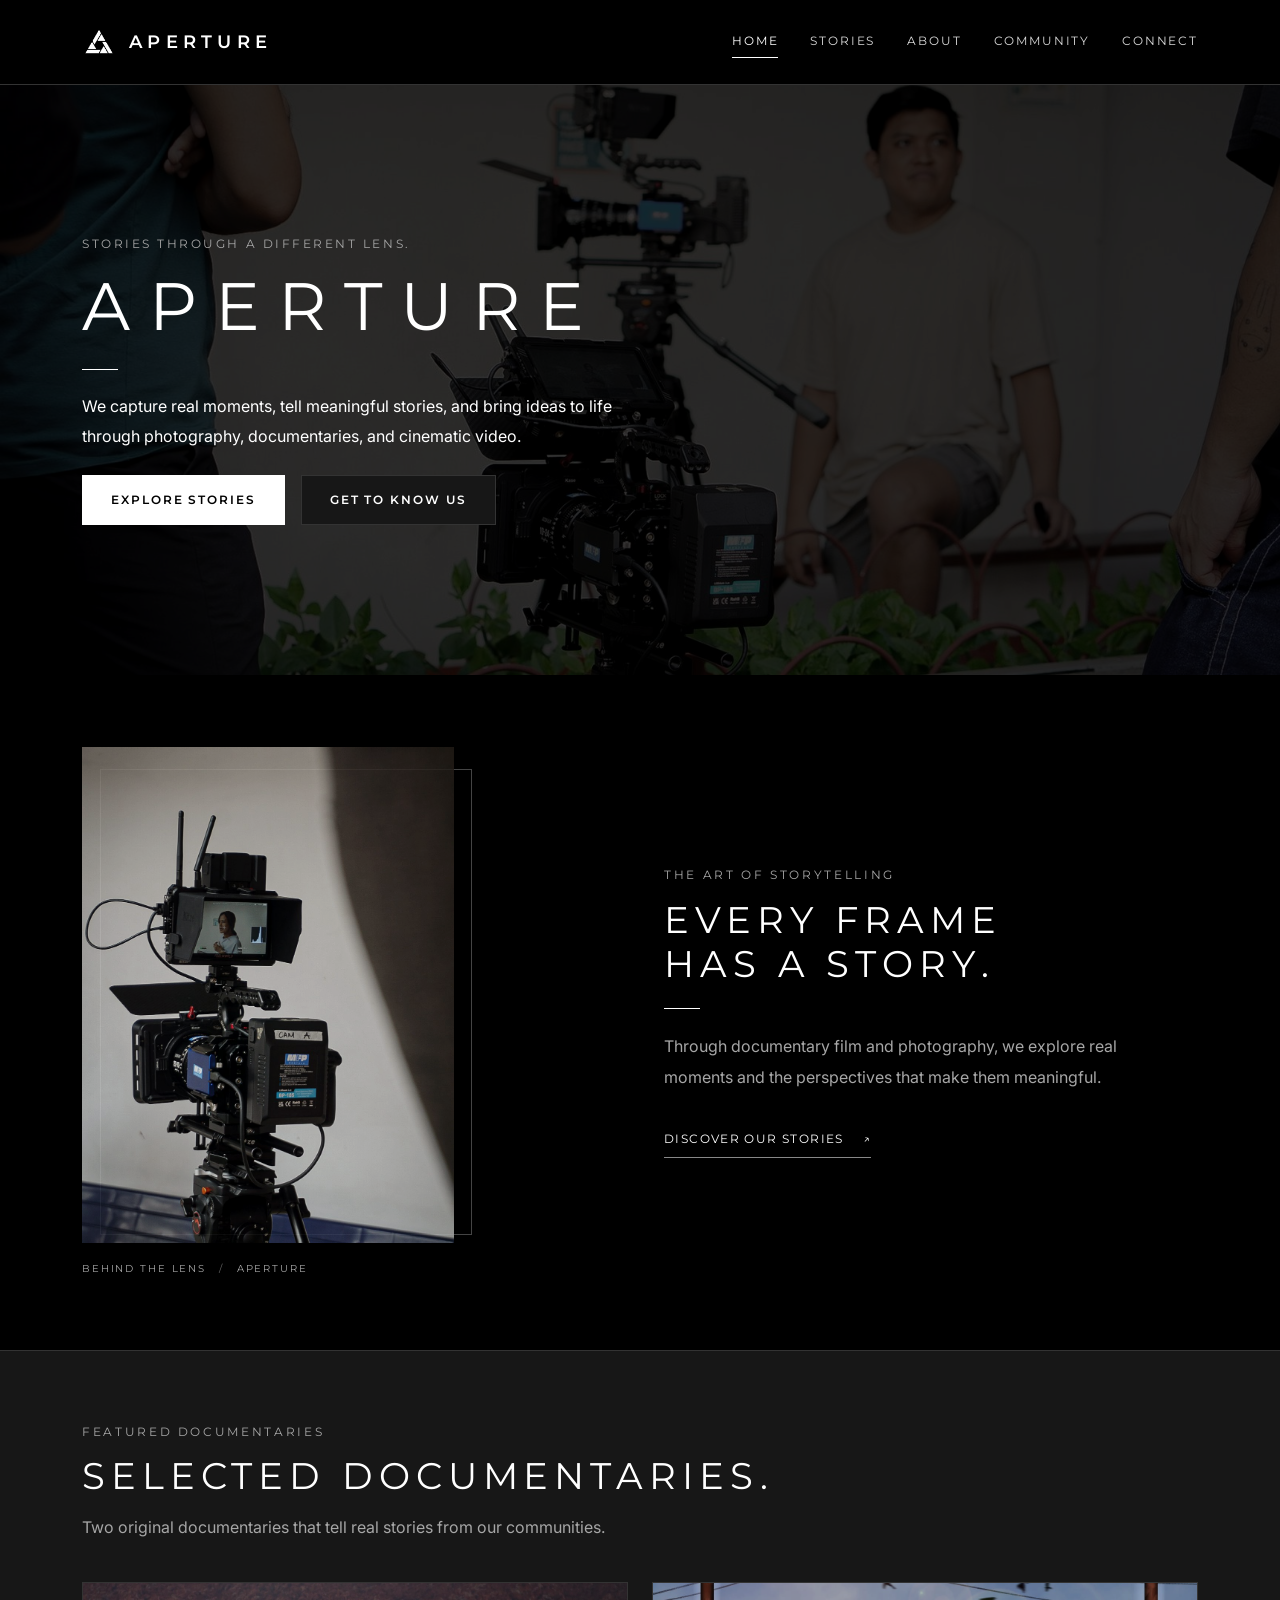
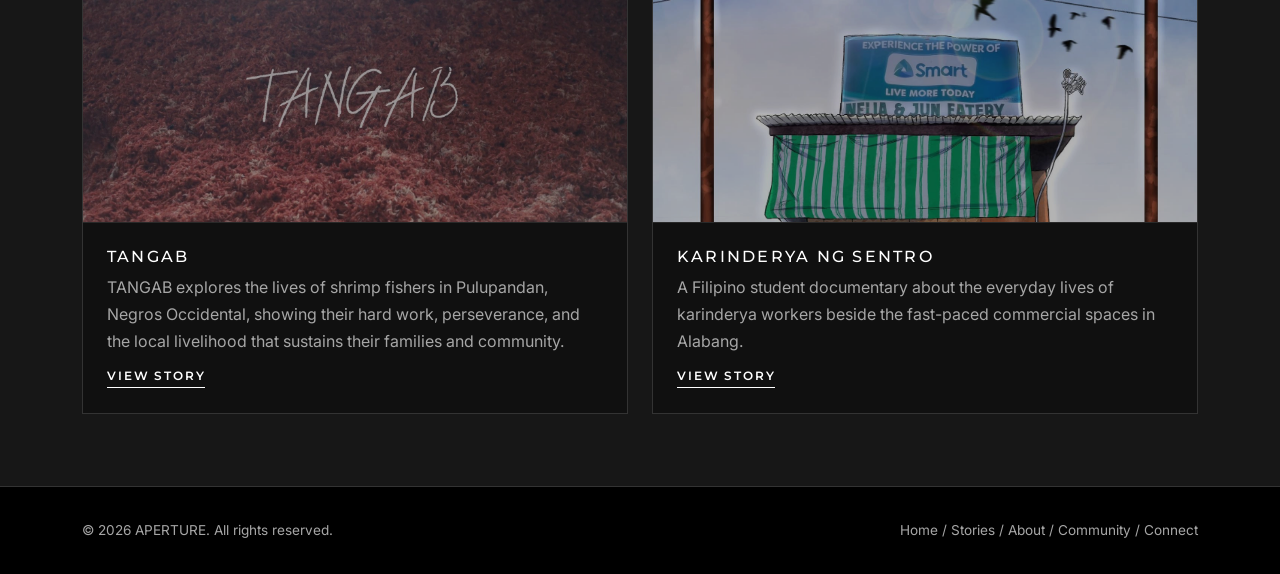
<file: index.html>
<!DOCTYPE html>
<html lang="en" data-bs-theme="dark">
<head>
  <meta charset="UTF-8">
  <meta name="viewport" content="width=device-width, initial-scale=1">
  <title>Home | APERTURE</title>
  <meta name="description" content="APERTURE is a creative storytelling platform for documentaries, photography, and filmmaking.">
  <link href="https://cdn.jsdelivr.net/npm/bootstrap@5.3.3/dist/css/bootstrap.min.css" rel="stylesheet">
  <link href="https://fonts.googleapis.com/css2?family=Inter:wght@400;500&family=Montserrat:wght@400;500;600&display=swap" rel="stylesheet">
  <link href="css/style.css" rel="stylesheet">
</head>
<body>
  <nav class="navbar navbar-expand-md">
    <div class="container">
      <a class="navbar-brand aperture-brand" href="index.html"><img class="aperture-brand-logo" src="images/aperture-logo-white.png" alt="" aria-hidden="true"><span>APERTURE</span></a>
      <button class="navbar-toggler" type="button" data-bs-toggle="collapse" data-bs-target="#menu" aria-controls="menu" aria-expanded="false" aria-label="Toggle navigation"><span class="navbar-toggler-icon"></span></button>
      <div class="collapse navbar-collapse justify-content-end" id="menu">
        <ul class="navbar-nav">
          <li class="nav-item"><a class="nav-link active" aria-current="page" href="index.html">Home</a></li>
          <li class="nav-item"><a class="nav-link" href="stories.html">Stories</a></li>
          <li class="nav-item"><a class="nav-link" href="about.html">About</a></li>
          <li class="nav-item"><a class="nav-link" href="community.html">Community</a></li>
          <li class="nav-item"><a class="nav-link" href="connect.html">Connect</a></li>
        </ul>
      </div>
    </div>
  </nav>
  <main>
    <section class="home-hero" aria-labelledby="home-title">
      <div class="home-hero-background" aria-hidden="true"></div>
      <div class="container home-hero-content">
        <div class="home-hero-copy">
          <span class="label">Stories through a different lens.</span>
          <h1 id="home-title">APERTURE</h1>
          <div class="rule"></div>
          <p class="text-white">We capture real moments, tell meaningful stories, and bring ideas to life through photography, documentaries, and cinematic video.</p>
          <div class="d-flex flex-wrap gap-3 mt-4">
            <a class="btn btn-aperture" href="stories.html">EXPLORE STORIES</a>
            <a class="btn btn-aperture-alt" href="about.html">GET TO KNOW US</a>
          </div>
        </div>
      </div>
    </section>
    <section class="home-editorial section" aria-label="A look behind the lens">
      <div class="container">
        <div class="row align-items-center g-5">
          <div class="col-lg-5 col-md-6">
            <figure class="home-editorial-portrait">
              <img src="images/home-camera.jpg" alt="A portrait-oriented photograph of a cinema camera on set" loading="lazy">
              <figcaption>BEHIND THE LENS <span aria-hidden="true">/</span> APERTURE</figcaption>
            </figure>
          </div>
          <div class="col-lg-6 offset-lg-1 col-md-6">
            <span class="label">The art of storytelling</span>
            <h2>EVERY FRAME<br>HAS A STORY.</h2>
            <div class="rule"></div>
            <p class="muted home-editorial-description">Through documentary film and photography, we explore real moments and the perspectives that make them meaningful.</p>
            <a class="home-editorial-link" href="stories.html">DISCOVER OUR STORIES <span aria-hidden="true">↗</span></a>
          </div>
        </div>
      </div>
    </section>
    <section class="section band">
      <div class="container">
        <span class="label">Featured Documentaries</span>
        <h2>Selected documentaries.</h2>
        <p class="muted mt-3">Two original documentaries that tell real stories from our communities.</p>
        <div class="row g-4 mt-2">
          <div class="col-md-6">
            <a class="card feature-card h-100 text-decoration-none" href="stories.html#tangab">
              <div class="photo-frame feature-photo"><img class="card-img-top" src="images/tangab-still.jpg" alt="Title card of the documentary Tangab over a pile of red shrimp"></div>
              <div class="card-body"><h3>Tangab</h3>
                <p class="muted mb-0">TANGAB explores the lives of shrimp fishers in Pulupandan, Negros Occidental, showing their hard work, perseverance, and the local livelihood that sustains their families and community.</p>
                <span class="link">VIEW STORY</span></div>
            </a>
          </div>
          <div class="col-md-6">
            <a class="card feature-card h-100 text-decoration-none" href="stories.html#carinderia">
              <!-- Official Karinderya ng Sentro poster -->
              <div class="photo-frame feature-photo"><img class="card-img-top" src="images/karinderya-ng-sentro-poster.jpg" alt="Official illustrated poster for Karinderya ng Sentro by ARTi Productions"></div>
              <div class="card-body"><h3>Karinderya ng Sentro</h3>
                <p class="muted mb-0">A Filipino student documentary about the everyday lives of karinderya workers beside the fast-paced commercial spaces in Alabang.</p>
                <span class="link">VIEW STORY</span></div>
            </a>
          </div>
        </div>
      </div>
    </section>
  </main>
  <footer>
    <div class="container d-flex flex-wrap justify-content-between gap-2">
      <span>&copy; <span id="year">2026</span> APERTURE. All rights reserved.</span>
      <span><a href="index.html">Home</a> / <a href="stories.html">Stories</a> / <a href="about.html">About</a> / <a href="community.html">Community</a> / <a href="connect.html">Connect</a></span>
    </div>
  </footer>
  <script src="https://cdn.jsdelivr.net/npm/bootstrap@5.3.3/dist/js/bootstrap.bundle.min.js"></script>
  <script src="js/script.js"></script>
</body>
</html>
</file>
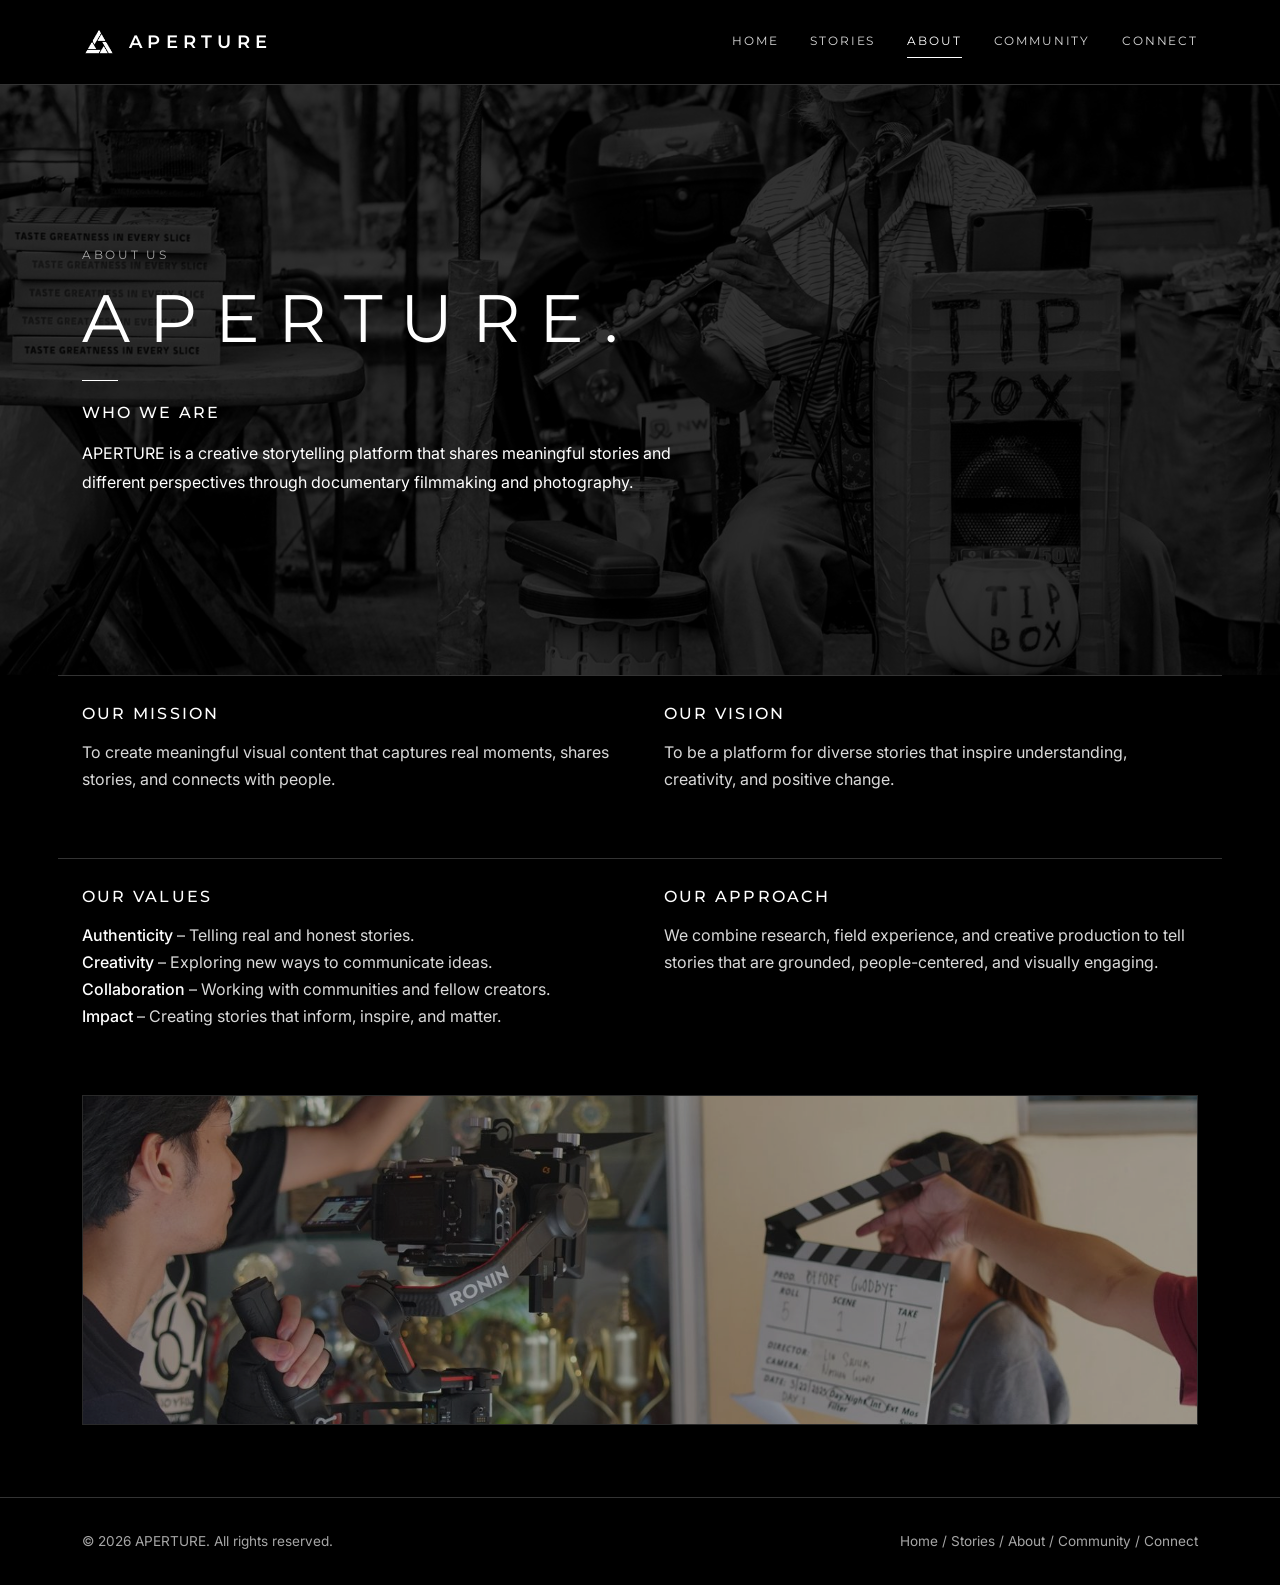
<file: about.html>
<!DOCTYPE html>
<html lang="en" data-bs-theme="dark">
<head>
  <meta charset="UTF-8">
  <meta name="viewport" content="width=device-width, initial-scale=1">
  <title>About | APERTURE</title>
  <meta name="description" content="About APERTURE, a creative storytelling platform.">
  <link href="https://cdn.jsdelivr.net/npm/bootstrap@5.3.3/dist/css/bootstrap.min.css" rel="stylesheet">
  <link href="https://fonts.googleapis.com/css2?family=Inter:wght@400;500&family=Montserrat:wght@400;500;600&display=swap" rel="stylesheet">
  <link href="css/style.css" rel="stylesheet">
</head>
<body>
  <nav class="navbar navbar-expand-md">
    <div class="container">
      <a class="navbar-brand aperture-brand" href="index.html"><img class="aperture-brand-logo" src="images/aperture-logo-white.png" alt="" aria-hidden="true"><span>APERTURE</span></a>
      <button class="navbar-toggler" type="button" data-bs-toggle="collapse" data-bs-target="#menu" aria-controls="menu" aria-expanded="false" aria-label="Toggle navigation"><span class="navbar-toggler-icon"></span></button>
      <div class="collapse navbar-collapse justify-content-end" id="menu">
        <ul class="navbar-nav">
          <li class="nav-item"><a class="nav-link" href="index.html">Home</a></li>
          <li class="nav-item"><a class="nav-link" href="stories.html">Stories</a></li>
          <li class="nav-item"><a class="nav-link active" aria-current="page" href="about.html">About</a></li>
          <li class="nav-item"><a class="nav-link" href="community.html">Community</a></li>
          <li class="nav-item"><a class="nav-link" href="connect.html">Connect</a></li>
        </ul>
      </div>
    </div>
  </nav>
  <main>
    <section class="section about-hero">
      <div class="about-hero-background" aria-hidden="true"></div>
      <div class="container about-hero-content">
        <div class="row">
          <div class="col-lg-8 col-xl-7">
            <span class="label">About Us</span>
            <h1>Aperture.</h1>
            <div class="rule"></div>
            <h3 class="mb-3">Who We Are</h3>
            <p class="text-white">APERTURE is a creative storytelling platform that shares meaningful stories and different perspectives through documentary filmmaking and photography.</p>
          </div>
        </div>
      </div>
    </section>
    <section class="section pt-0">
      <div class="container">
        <div class="row g-5">
          <div class="col-md-6 about-item"><h3 class="mb-3">Our Mission</h3><p>To create meaningful visual content that captures real moments, shares stories, and connects with people.</p></div>
          <div class="col-md-6 about-item"><h3 class="mb-3">Our Vision</h3><p>To be a platform for diverse stories that inspire understanding, creativity, and positive change.</p></div>
          <div class="col-md-6 about-item"><h3 class="mb-3">Our Values</h3>
            <ul class="list-unstyled">
              <li><strong class="text-white fw-medium">Authenticity</strong> – Telling real and honest stories.</li>
              <li><strong class="text-white fw-medium">Creativity</strong> – Exploring new ways to communicate ideas.</li>
              <li><strong class="text-white fw-medium">Collaboration</strong> – Working with communities and fellow creators.</li>
              <li><strong class="text-white fw-medium">Impact</strong> – Creating stories that inform, inspire, and matter.</li>
            </ul></div>
          <div class="col-md-6 about-item"><h3 class="mb-3">Our Approach</h3><p>We combine research, field experience, and creative production to tell stories that are grounded, people-centered, and visually engaging.</p></div>
        </div>
        <div class="photo-frame wide-photo mt-5"><img class="cover" src="images/about-set.jpg" alt="A camera operator on a gimbal filming a scene while a crew member holds a clapperboard"></div>
      </div>
    </section>
  </main>
  <footer>
    <div class="container d-flex flex-wrap justify-content-between gap-2">
      <span>&copy; <span id="year">2026</span> APERTURE. All rights reserved.</span>
      <span><a href="index.html">Home</a> / <a href="stories.html">Stories</a> / <a href="about.html">About</a> / <a href="community.html">Community</a> / <a href="connect.html">Connect</a></span>
    </div>
  </footer>
  <script src="https://cdn.jsdelivr.net/npm/bootstrap@5.3.3/dist/js/bootstrap.bundle.min.js"></script>
  <script src="js/script.js"></script>
</body>
</html>
</file>
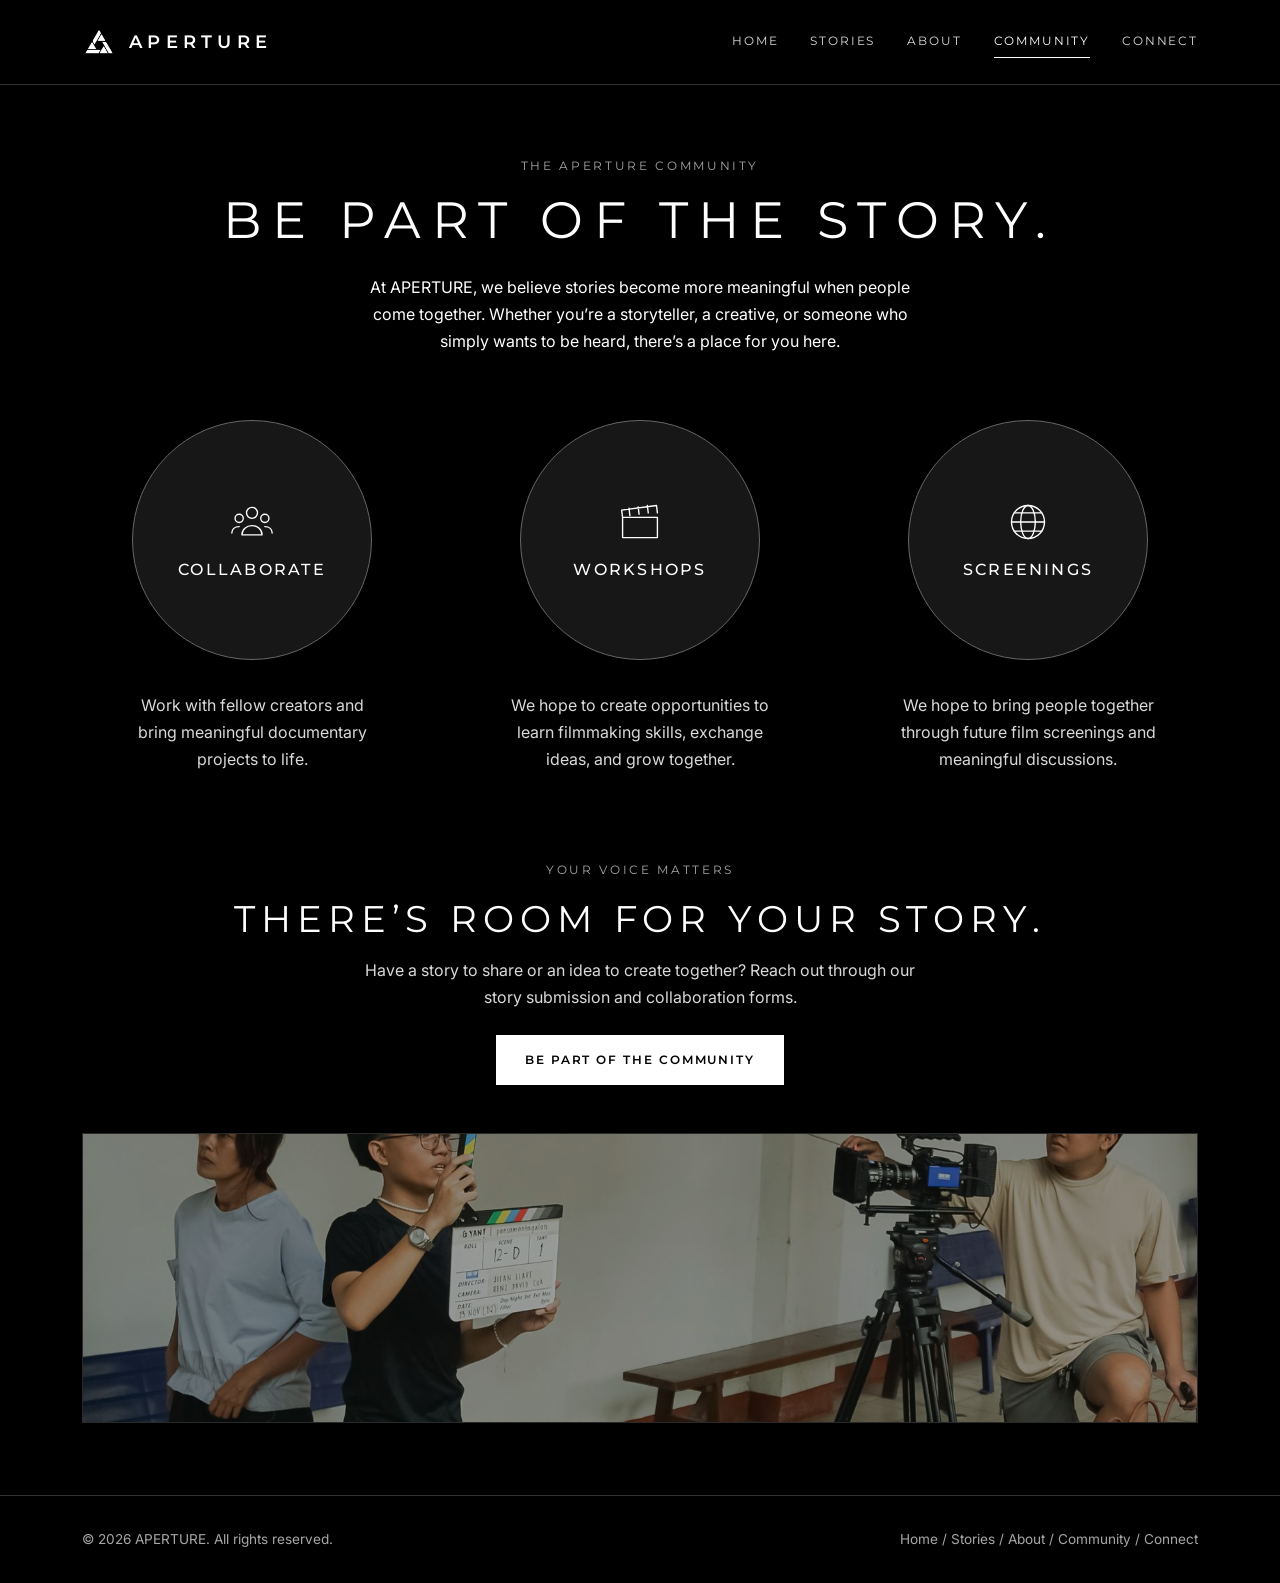
<file: community.html>
<!DOCTYPE html>
<html lang="en" data-bs-theme="dark">
<head>
  <meta charset="UTF-8">
  <meta name="viewport" content="width=device-width, initial-scale=1">
  <title>Community | APERTURE</title>
  <meta name="description" content="Collaborate, learn, and share through filmmaking.">
  <link href="https://cdn.jsdelivr.net/npm/bootstrap@5.3.3/dist/css/bootstrap.min.css" rel="stylesheet">
  <link href="https://fonts.googleapis.com/css2?family=Inter:wght@400;500&family=Montserrat:wght@400;500;600&display=swap" rel="stylesheet">
  <link href="css/style.css" rel="stylesheet">
</head>
<body>
  <nav class="navbar navbar-expand-md">
    <div class="container">
      <a class="navbar-brand aperture-brand" href="index.html"><img class="aperture-brand-logo" src="images/aperture-logo-white.png" alt="" aria-hidden="true"><span>APERTURE</span></a>
      <button class="navbar-toggler" type="button" data-bs-toggle="collapse" data-bs-target="#menu" aria-controls="menu" aria-expanded="false" aria-label="Toggle navigation"><span class="navbar-toggler-icon"></span></button>
      <div class="collapse navbar-collapse justify-content-end" id="menu">
        <ul class="navbar-nav">
          <li class="nav-item"><a class="nav-link" href="index.html">Home</a></li>
          <li class="nav-item"><a class="nav-link" href="stories.html">Stories</a></li>
          <li class="nav-item"><a class="nav-link" href="about.html">About</a></li>
          <li class="nav-item"><a class="nav-link active" aria-current="page" href="community.html">Community</a></li>
          <li class="nav-item"><a class="nav-link" href="connect.html">Connect</a></li>
        </ul>
      </div>
    </div>
  </nav>
  <main>
    <section class="section text-center">
      <div class="container">
        <span class="label">The Aperture Community</span>
        <h1 style="letter-spacing:.2em;font-size:clamp(1.8rem,4.5vw,3.2rem)">Be part of the story.</h1>
        <p class="text-white mx-auto mt-4" style="max-width:560px">At APERTURE, we believe stories become more meaningful when people come together. Whether you’re a storyteller, a creative, or someone who simply wants to be heard, there’s a place for you here.</p>
        <div class="row g-5 mt-3">
          <div class="col-md-4">
            <div class="circle"><svg class="icon" viewBox="0 0 48 48" aria-hidden="true"><circle cx="24" cy="14" r="6"/><circle cx="10" cy="20" r="4.5"/><circle cx="38" cy="20" r="4.5"/><path d="M13 38c0-6 5-10 11-10s11 4 11 10z"/><path d="M2 36c0-4 3-7 8-7M46 36c0-4-3-7-8-7"/></svg><h3 class="m-0">Collaborate</h3></div>
            <p class="mx-auto" style="max-width:260px">Work with fellow creators and bring meaningful documentary projects to life.</p>
          </div>
          <div class="col-md-4">
            <div class="circle"><svg class="icon" viewBox="0 0 48 48" aria-hidden="true"><rect x="5" y="19" width="38" height="22"/><path d="M5 19l-1-8 38-5 1 8M13 17l-1-8M23 15.5l-1-8M33 14l-1-8"/></svg><h3 class="m-0">Workshops</h3></div>
            <p class="mx-auto" style="max-width:260px">We hope to create opportunities to learn filmmaking skills, exchange ideas, and grow together.</p>
          </div>
          <div class="col-md-4">
            <div class="circle"><svg class="icon" viewBox="0 0 48 48" aria-hidden="true"><circle cx="24" cy="24" r="18"/><ellipse cx="24" cy="24" rx="8" ry="18"/><path d="M6 24h36M9 14h30M9 34h30"/></svg><h3 class="m-0">Screenings</h3></div>
            <p class="mx-auto" style="max-width:260px">We hope to bring people together through future film screenings and meaningful discussions.</p>
          </div>
        </div>
        <div class="community-invitation text-center mt-5 pt-4">
          <span class="label">Your voice matters</span>
          <h2 class="mt-3">There’s room for your story.</h2>
          <p class="mx-auto mt-3 mb-4" style="max-width:570px">Have a story to share or an idea to create together? Reach out through our story submission and collaboration forms.</p>
          <a class="btn btn-aperture" href="connect.html">Be Part of the Community</a>
        </div>
        <div class="photo-frame community-photo mt-5"><img class="cover" src="images/community-slate.jpg" alt="A student holds up a clapperboard while a camera operator and an actor wait to begin a take"></div>
      </div>
    </section>
  </main>
  <footer>
    <div class="container d-flex flex-wrap justify-content-between gap-2">
      <span>&copy; <span id="year">2026</span> APERTURE. All rights reserved.</span>
      <span><a href="index.html">Home</a> / <a href="stories.html">Stories</a> / <a href="about.html">About</a> / <a href="community.html">Community</a> / <a href="connect.html">Connect</a></span>
    </div>
  </footer>
  <script src="https://cdn.jsdelivr.net/npm/bootstrap@5.3.3/dist/js/bootstrap.bundle.min.js"></script>
  <script src="js/script.js"></script>
</body>
</html>
</file>
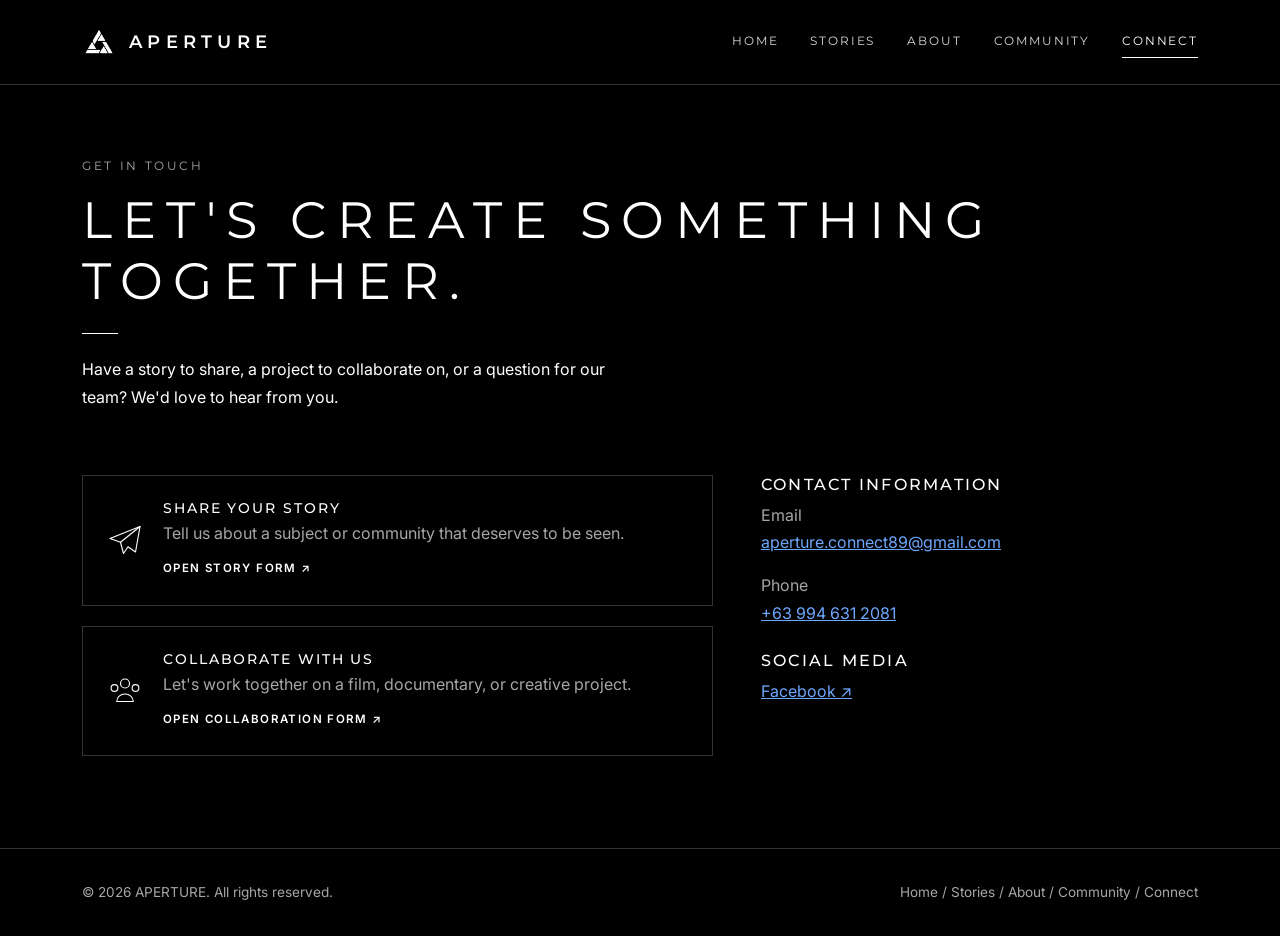
<file: connect.html>
<!DOCTYPE html>
<html lang="en" data-bs-theme="dark">
<head>
  <meta charset="UTF-8">
  <meta name="viewport" content="width=device-width, initial-scale=1">
  <title>Connect | APERTURE</title>
  <meta name="description" content="Get in touch, share your story, or collaborate with APERTURE.">
  <link href="https://cdn.jsdelivr.net/npm/bootstrap@5.3.3/dist/css/bootstrap.min.css" rel="stylesheet">
  <link href="https://fonts.googleapis.com/css2?family=Inter:wght@400;500&family=Montserrat:wght@400;500;600&display=swap" rel="stylesheet">
  <link href="css/style.css" rel="stylesheet">
</head>
<body>
  <nav class="navbar navbar-expand-md">
    <div class="container">
      <a class="navbar-brand aperture-brand" href="index.html"><img class="aperture-brand-logo" src="images/aperture-logo-white.png" alt="" aria-hidden="true"><span>APERTURE</span></a>
      <button class="navbar-toggler" type="button" data-bs-toggle="collapse" data-bs-target="#menu" aria-controls="menu" aria-expanded="false" aria-label="Toggle navigation"><span class="navbar-toggler-icon"></span></button>
      <div class="collapse navbar-collapse justify-content-end" id="menu">
        <ul class="navbar-nav">
          <li class="nav-item"><a class="nav-link" href="index.html">Home</a></li>
          <li class="nav-item"><a class="nav-link" href="stories.html">Stories</a></li>
          <li class="nav-item"><a class="nav-link" href="about.html">About</a></li>
          <li class="nav-item"><a class="nav-link" href="community.html">Community</a></li>
          <li class="nav-item"><a class="nav-link active" aria-current="page" href="connect.html">Connect</a></li>
        </ul>
      </div>
    </div>
  </nav>
  <main>
    <section class="section">
      <div class="container">
        <span class="label">Get in Touch</span>
        <h1 style="letter-spacing:.2em;font-size:clamp(1.8rem,4.5vw,3.2rem)">Let's create something together.</h1>
        <div class="rule"></div>
        <p class="text-white" style="max-width:560px">Have a story to share, a project to collaborate on, or a question for our team? We'd love to hear from you.</p>
        <div class="row g-5 mt-2">
          <div class="col-lg-7">
            <!-- These two cards link to the official Google Forms supplied by the team. -->
            <a class="action action-link" href="https://forms.gle/fgRbScg7LXnxiy8v8" target="_blank" rel="noopener noreferrer" aria-label="Share Your Story — open Google Form"><svg class="icon" viewBox="0 0 48 48" aria-hidden="true"><path d="M44 6L4 22l14 5 4 15 6-9 10 7z"/><path d="M18 27L44 6"/></svg><div><h3>Share Your Story</h3><p class="muted mb-0">Tell us about a subject or community that deserves to be seen.</p><span class="form-cta">OPEN STORY FORM ↗</span></div></a>
            <a class="action action-link" href="https://forms.gle/fMf6ajqg8YcD4Qas5" target="_blank" rel="noopener noreferrer" aria-label="Collaborate With Us — open Google Form"><svg class="icon" viewBox="0 0 48 48" aria-hidden="true"><circle cx="24" cy="14" r="6"/><circle cx="10" cy="20" r="4.5"/><circle cx="38" cy="20" r="4.5"/><path d="M13 38c0-6 5-10 11-10s11 4 11 10z"/></svg><div><h3>Collaborate With Us</h3><p class="muted mb-0">Let's work together on a film, documentary, or creative project.</p><span class="form-cta">OPEN COLLABORATION FORM ↗</span></div></a>
          </div>
          <div class="col-lg-5">
            <h3 class="mb-2">Contact Information</h3>
            <!-- Official APERTURE contact details. -->
            <p><span class="muted">Email</span><br><a href="mailto:aperture.connect89@gmail.com">aperture.connect89@gmail.com</a></p>
            <p><span class="muted">Phone</span><br><a href="tel:+639946312081">+63 994 631 2081</a></p>
            <h3 class="mb-2 mt-4">Social Media</h3>
            <p><a href="https://www.facebook.com/profile.php?id=61596287497613" target="_blank" rel="noopener noreferrer" aria-label="Visit APERTURE on Facebook">Facebook ↗</a></p>
          </div>
        </div>
      </div>
    </section>
  </main>
  <footer>
    <div class="container d-flex flex-wrap justify-content-between gap-2">
      <span>&copy; <span id="year">2026</span> APERTURE. All rights reserved.</span>
      <span><a href="index.html">Home</a> / <a href="stories.html">Stories</a> / <a href="about.html">About</a> / <a href="community.html">Community</a> / <a href="connect.html">Connect</a></span>
    </div>
  </footer>
  <script src="https://cdn.jsdelivr.net/npm/bootstrap@5.3.3/dist/js/bootstrap.bundle.min.js"></script>
  <script src="js/script.js"></script>
</body>
</html>
</file>
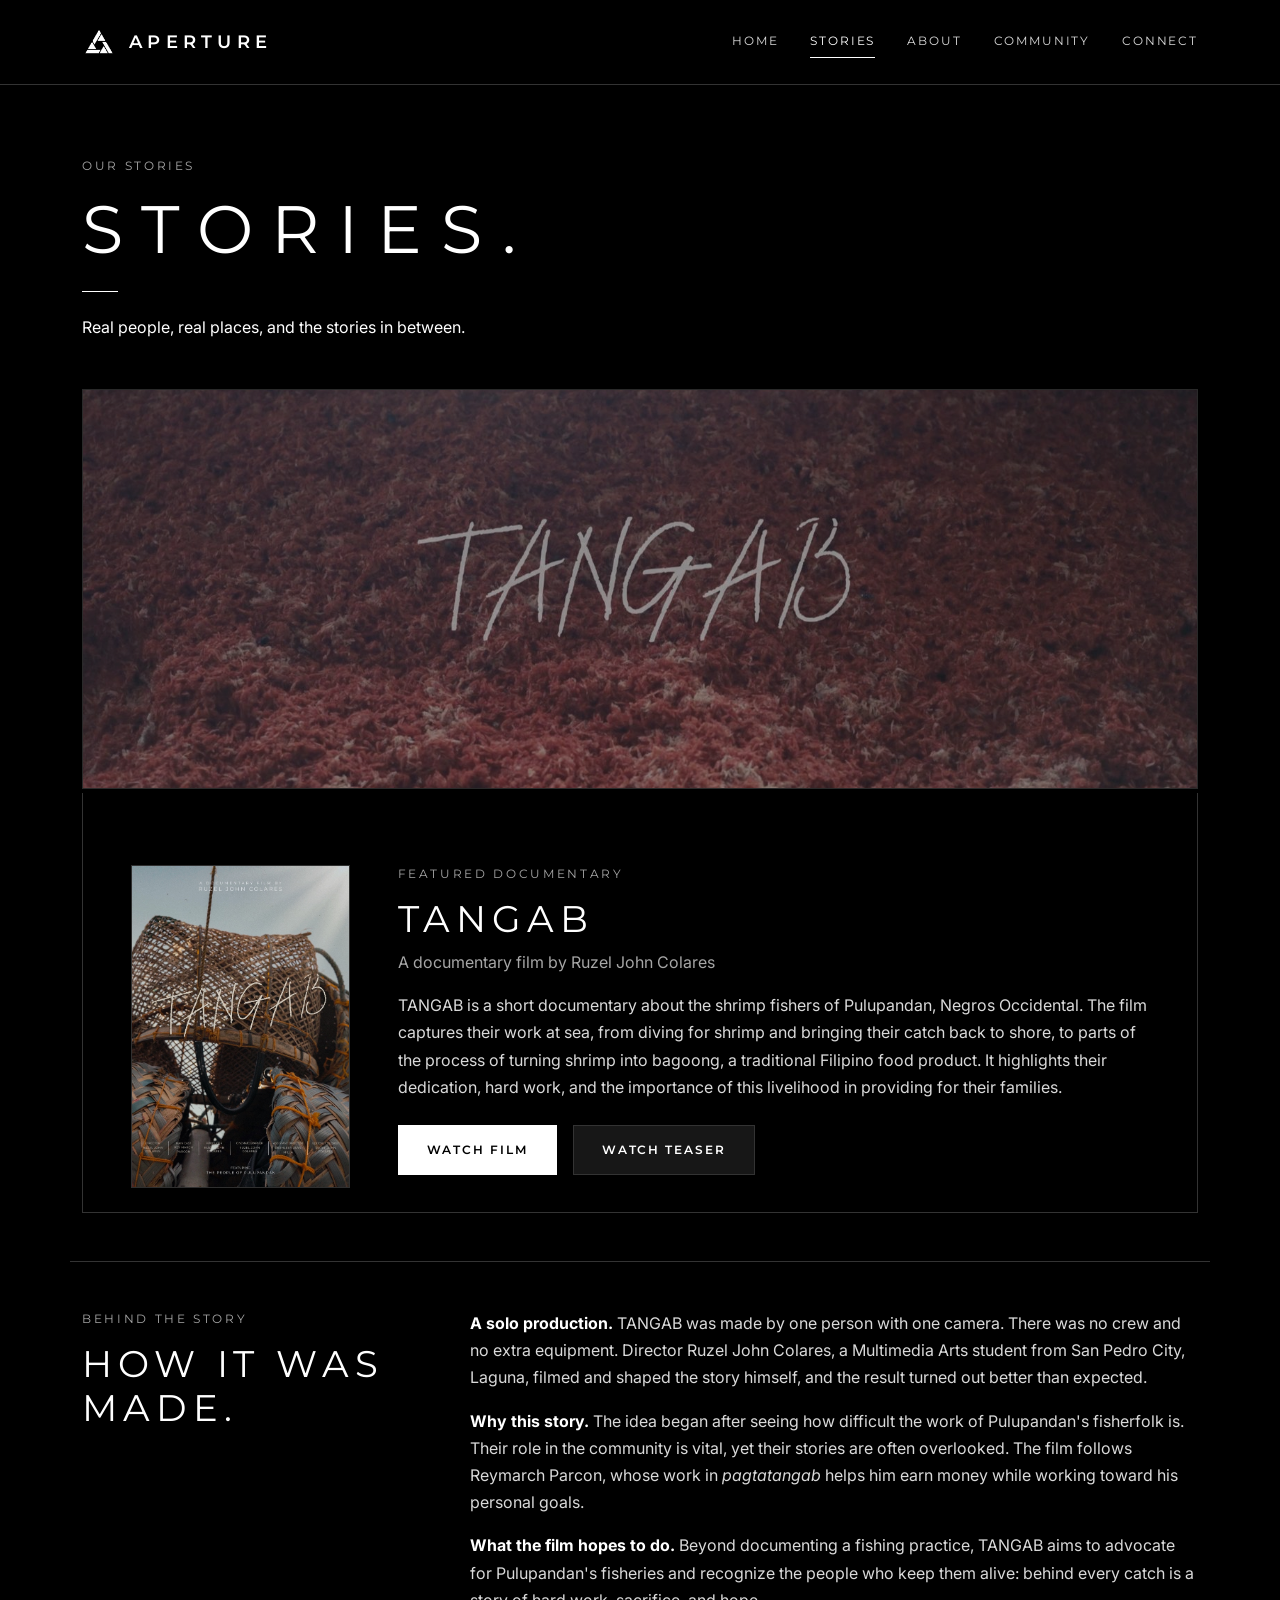
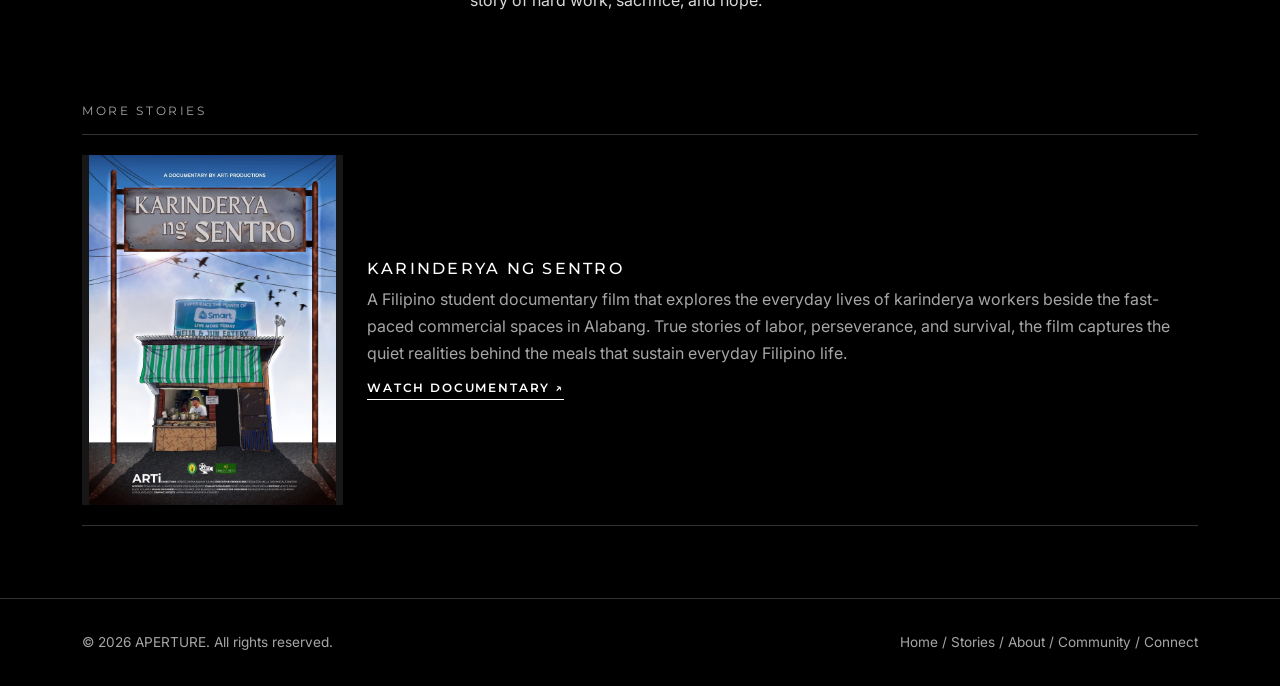
<file: stories.html>
<!DOCTYPE html>
<html lang="en" data-bs-theme="dark">
<head>
  <meta charset="UTF-8">
  <meta name="viewport" content="width=device-width, initial-scale=1">
  <title>Stories | APERTURE</title>
  <meta name="description" content="Original documentaries and the stories behind them.">
  <link href="https://cdn.jsdelivr.net/npm/bootstrap@5.3.3/dist/css/bootstrap.min.css" rel="stylesheet">
  <link href="https://fonts.googleapis.com/css2?family=Inter:wght@400;500&family=Montserrat:wght@400;500;600&display=swap" rel="stylesheet">
  <link href="css/style.css" rel="stylesheet">
</head>
<body>
  <nav class="navbar navbar-expand-md">
    <div class="container">
      <a class="navbar-brand aperture-brand" href="index.html"><img class="aperture-brand-logo" src="images/aperture-logo-white.png" alt="" aria-hidden="true"><span>APERTURE</span></a>
      <button class="navbar-toggler" type="button" data-bs-toggle="collapse" data-bs-target="#menu" aria-controls="menu" aria-expanded="false" aria-label="Toggle navigation"><span class="navbar-toggler-icon"></span></button>
      <div class="collapse navbar-collapse justify-content-end" id="menu">
        <ul class="navbar-nav">
          <li class="nav-item"><a class="nav-link" href="index.html">Home</a></li>
          <li class="nav-item"><a class="nav-link active" aria-current="page" href="stories.html">Stories</a></li>
          <li class="nav-item"><a class="nav-link" href="about.html">About</a></li>
          <li class="nav-item"><a class="nav-link" href="community.html">Community</a></li>
          <li class="nav-item"><a class="nav-link" href="connect.html">Connect</a></li>
        </ul>
      </div>
    </div>
  </nav>
  <main>
    <section class="section pb-4">
      <div class="container">
        <span class="label">Our Stories</span>
        <h1>Stories.</h1>
        <div class="rule"></div>
        <p class="text-white">Real people, real places, and the stories in between.</p>
        <article class="mt-5" id="tangab">
          <div class="photo-frame story-banner"><img class="cover" src="images/tangab-still.jpg" alt="Title card of the documentary Tangab over a pile of red shrimp"></div>
          <div class="row g-4 g-lg-5 mt-1 align-items-start border border-top-0 mx-0 p-3 p-lg-4">
            <div class="col-md-3"><img class="img-fluid story-poster" src="images/tangab-poster.jpg" alt="Poster of Tangab: a woven fish trap seen from below"></div>
            <div class="col-md-9">
              <span class="label">Featured Documentary</span>
              <h2>Tangab</h2>
              <p class="muted mt-2">A documentary film by Ruzel John Colares</p>
              <p>TANGAB is a short documentary about the shrimp fishers of Pulupandan, Negros Occidental. The film captures their work at sea, from diving for shrimp and bringing their catch back to shore, to parts of the process of turning shrimp into bagoong, a traditional Filipino food product. It highlights their dedication, hard work, and the importance of this livelihood in providing for their families.</p>
              <div class="d-flex flex-wrap gap-3 mt-4">
                <a class="btn btn-aperture" href="https://drive.google.com/file/d/1OIBWK5DRlWOoZhWmuCshUemED-7yUgen/view?usp=sharing" target="_blank" rel="noopener">WATCH FILM</a>
                <a class="btn btn-aperture-alt" href="https://drive.google.com/file/d/1_7C5wwPDrepIRrQEeKyhrGxXKAi28AZA/view?usp=drive_link" target="_blank" rel="noopener">WATCH TEASER</a>
              </div>
            </div>
          </div>
        </article>
      </div>
    </section>
    <section class="section pt-4">
      <div class="container divider pt-5">
        <div class="row g-5">
          <div class="col-lg-4"><span class="label">Behind the Story</span><h2>How it was made.</h2></div>
          <div class="col-lg-8">
            <p><strong class="text-white">A solo production.</strong> TANGAB was made by one person with one camera. There was no crew and no extra equipment. Director Ruzel John Colares, a Multimedia Arts student from San Pedro City, Laguna, filmed and shaped the story himself, and the result turned out better than expected.</p>
            <p><strong class="text-white">Why this story.</strong> The idea began after seeing how difficult the work of Pulupandan's fisherfolk is. Their role in the community is vital, yet their stories are often overlooked. The film follows Reymarch Parcon, whose work in <em>pagtatangab</em> helps him earn money while working toward his personal goals.</p>
            <p><strong class="text-white">What the film hopes to do.</strong> Beyond documenting a fishing practice, TANGAB aims to advocate for Pulupandan's fisheries and recognize the people who keep them alive: behind every catch is a story of hard work, sacrifice, and hope.</p>
          </div>
        </div>
      </div>
    </section>
    <section class="section pt-0">
      <div class="container">
        <span class="label">More Stories</span>
        <!-- Official film link provided by the production team. -->
        <a class="story-row" id="carinderia" href="https://www.facebook.com/share/v/1Dzt3AXBCh/" target="_blank" rel="noopener">
          <div class="row g-4 align-items-center">
            <div class="col-md-3"><img class="img-fluid" src="images/karinderya-ng-sentro-poster.jpg" alt="Official illustrated poster for Karinderya ng Sentro by ARTi Productions"></div>
            <div class="col-md-9"><h3>Karinderya ng Sentro</h3>
              <p class="muted mb-0">A Filipino student documentary film that explores the everyday lives of karinderya workers beside the fast-paced commercial spaces in Alabang. True stories of labor, perseverance, and survival, the film captures the quiet realities behind the meals that sustain everyday Filipino life.</p>
              <span class="link">WATCH DOCUMENTARY ↗</span></div>
          </div>
        </a>
      </div>
    </section>
  </main>
  <footer>
    <div class="container d-flex flex-wrap justify-content-between gap-2">
      <span>&copy; <span id="year">2026</span> APERTURE. All rights reserved.</span>
      <span><a href="index.html">Home</a> / <a href="stories.html">Stories</a> / <a href="about.html">About</a> / <a href="community.html">Community</a> / <a href="connect.html">Connect</a></span>
    </div>
  </footer>
  <script src="https://cdn.jsdelivr.net/npm/bootstrap@5.3.3/dist/js/bootstrap.bundle.min.js"></script>
  <script src="js/script.js"></script>
</body>
</html>
</file>
<file: css/style.css>
/* APERTURE – custom styles on top of Bootstrap 5. Colors are set once in :root. */
:root{--bs-body-bg:#000;--bs-body-color:#D9D9D9;--bs-border-color:#333;--bs-body-font-family:'Inter',Arial,sans-serif;--bs-link-color:#fff;--bs-link-hover-color:#D9D9D9;--bg2:#171717;--hover:#292929;--muted:#A6A6A6}
body{line-height:1.7}
h1,h2,h3,h4,.label,.navbar-brand,.nav-link,.btn,.link{font-family:'Montserrat',Arial,sans-serif;text-transform:uppercase;color:#fff}
h1{font-weight:400;letter-spacing:.28em;font-size:clamp(2.1rem,6vw,4.2rem)}
h2{font-weight:400;letter-spacing:.16em;font-size:clamp(1.4rem,3.4vw,2.3rem)}
h3{font-weight:500;letter-spacing:.14em;font-size:1rem}
.label{display:block;font-size:.72rem;letter-spacing:.22em;color:var(--muted);margin-bottom:12px}
.muted{color:var(--muted)}
.rule{width:36px;height:1px;background:#fff;margin:22px 0}
.section{padding:72px 0}
.cover{width:100%;height:100%;object-fit:cover}
:focus-visible{outline:2px solid #fff!important;outline-offset:3px}
.navbar{background:#000;border-bottom:1px solid #333;padding:20px 0}
.navbar-brand{font-weight:600;letter-spacing:.3em;font-size:1.1rem}
.nav-link{font-size:.72rem;letter-spacing:.16em;color:#D9D9D9!important;border-bottom:1px solid transparent;padding:6px 0!important;margin-left:32px}
.nav-link:hover{color:#fff!important}
.nav-link.active{color:#fff!important;border-bottom-color:#fff}
.navbar-toggler{border-color:#333}
.navbar-toggler-icon{filter:invert(1)}
@media(max-width:767px){.nav-link{margin-left:0;display:inline-block;margin-top:8px}}
.btn{border-radius:0;font-size:.75rem;font-weight:600;letter-spacing:.16em;padding:15px 28px}
.btn-aperture{background:#fff;color:#000;border:1px solid #fff}
.btn-aperture:hover{background:#D9D9D9;border-color:#D9D9D9;color:#000}
.btn-aperture-alt{background:var(--bg2);color:#fff;border:1px solid #333}
.btn-aperture-alt:hover{background:var(--hover);border-color:var(--muted);color:#fff}
.link{font-size:.72rem;font-weight:600;letter-spacing:.16em;border-bottom:1px solid #fff;display:inline-block;margin-top:12px}
.band{background:var(--bg2);border-top:1px solid #333}
.card{background:#000;border:1px solid #333;border-radius:0;color:#D9D9D9}
a.card:hover{background:var(--hover);border-color:var(--muted)}
.card-img-top{border-radius:0;aspect-ratio:16/9;object-fit:cover}
.card-body{padding:24px}
.story-row{border-top:1px solid #333;border-bottom:1px solid #333;padding:20px 0;display:block;text-decoration:none;color:#D9D9D9}
.story-row:hover{background:var(--hover);color:#D9D9D9}
.divider{border-top:1px solid #333}
.about-item{border-top:1px solid #333;padding-top:28px}
.circle{width:240px;height:240px;border-radius:50%;background:var(--bg2);border:1px solid #fff;margin:0 auto 32px;display:flex;flex-direction:column;align-items:center;justify-content:center;gap:16px}
svg.icon{width:44px;height:44px;fill:none;stroke:#fff;stroke-width:1.5;stroke-linecap:round;stroke-linejoin:round}
.action{display:flex;gap:20px;align-items:center;border:1px solid #333;padding:24px;margin-bottom:20px;text-decoration:none;color:#D9D9D9}
.action{cursor:default}
.action svg.icon{width:36px;height:36px;flex:none}
.action h3{font-size:.85rem;margin-bottom:4px}
footer{border-top:1px solid #333;padding:32px 0;font-size:.85rem;color:var(--muted)}
footer a{color:var(--muted);text-decoration:none}footer a:hover{color:#fff}
figcaption{font-size:.78rem;color:var(--muted);padding-top:8px}


/* APERTURE editorial photo treatment — simple, flat, and easy to customize */
:root{--image-opacity:.76;--image-hover-opacity:.94}
.photo-frame{position:relative;overflow:hidden;background:#171717;border:1px solid #292929;isolation:isolate}
.photo-frame::after{content:"";position:absolute;inset:0;background:#000;opacity:.16;pointer-events:none;transition:opacity .3s ease}
.photo-frame img{display:block;width:100%;height:100%;object-fit:cover;opacity:var(--image-opacity);transition:opacity .35s ease,transform .55s ease}
.photo-frame:hover::after{opacity:.05}
.photo-frame:hover img{opacity:var(--image-hover-opacity);transform:scale(1.025)}
.hero-photo{height:440px}
.hero-photo img{object-position:center}
.wide-photo{height:330px}
.feature-photo{height:240px}
.feature-card{overflow:hidden;transition:border-color .25s ease,transform .25s ease}
.feature-card:hover{transform:translateY(-3px);border-color:#777;background:#101010!important}
.feature-card .photo-frame{border:0;border-bottom:1px solid #292929}
.feature-card .photo-frame img{opacity:.82}
.feature-card .card-body{background:#101010}
.feature-card .link{transition:letter-spacing .25s ease}
.feature-card:hover .link{letter-spacing:.2em}
.editorial-figure{position:relative;margin:0}
.editorial-figure::before{content:"";position:absolute;z-index:2;top:-12px;left:-12px;width:72px;height:72px;border-top:1px solid #888;border-left:1px solid #888;pointer-events:none}
.editorial-figure::after{content:"";position:absolute;z-index:2;bottom:-12px;right:-12px;width:72px;height:72px;border-bottom:1px solid #888;border-right:1px solid #888;pointer-events:none}
.story-banner{height:400px}
.story-banner img{object-position:center}
.story-poster{max-width:100%;border:1px solid #333;opacity:.92}
.circle{background:#171717;border:1px solid #666;box-shadow:none}
.circle{cursor:default}
.community-photo{height:290px}
.section .label{letter-spacing:.23em}
@media(max-width:767px){.hero-photo{height:310px}.wide-photo,.story-banner{height:230px}.feature-photo{height:190px}.community-photo{height:210px}.editorial-figure::before,.editorial-figure::after{width:40px;height:40px}}
@media(prefers-reduced-motion:reduce){.photo-frame img,.photo-frame::after,.feature-card{transition:none}.photo-frame:hover img,.feature-card:hover{transform:none}}

/* ABOUT HERO: existing street-musician photo becomes a subtle, non-interactive backdrop. */
.about-hero{position:relative;isolation:isolate;overflow:hidden;min-height:460px;display:flex;align-items:center;background:#000}
.about-hero-background{position:absolute;inset:0;z-index:-1;background-image:url('../images/about-street-musician.jpg');background-repeat:no-repeat;background-size:cover;background-position:center 42%;opacity:.18;pointer-events:none}
.about-hero-content{position:relative;z-index:1;padding-top:36px;padding-bottom:36px}
.about-hero h1,.about-hero h3,.about-hero .label,.about-hero p{position:relative}
.about-hero p{max-width:610px;line-height:1.85}
@media(min-width:992px){.about-hero{min-height:540px}.about-hero-background{background-size:58% auto;background-position:right center;opacity:.24}}
@media(max-width:767px){.about-hero{min-height:430px}.about-hero-background{background-position:65% center;opacity:.14}.about-hero-content{padding-top:45px;padding-bottom:45px}}

/* APERTURE logo beside the wordmark, shared across all pages */
.aperture-brand{display:inline-flex;align-items:center;gap:13px;white-space:nowrap}
.aperture-brand-logo{display:block;width:34px;height:34px;object-fit:contain;flex:none}
@media(max-width:575px){.aperture-brand{gap:9px;font-size:.98rem}.aperture-brand-logo{width:29px;height:29px}}

/* About: edge-to-edge low-opacity photo behind the ENTIRE upper section, not a right-hand box. */
.about-hero{position:relative;isolation:isolate;overflow:hidden;min-height:520px;background:#000;display:flex;align-items:center}
.about-hero-background{position:absolute;inset:0;z-index:0;pointer-events:none;background-image:url('../images/about-street-musician.jpg');background-size:cover;background-position:center 46%;background-repeat:no-repeat;opacity:.20}
.about-hero-content{position:relative;z-index:1;padding-top:85px;padding-bottom:85px}
.about-hero p{max-width:650px}
@media(min-width:992px){.about-hero{min-height:590px}.about-hero-background{background-size:cover;background-position:center 46%;opacity:.20}}
@media(max-width:767px){.about-hero{min-height:470px}.about-hero-background{background-size:cover;background-position:center;opacity:.15}.about-hero-content{padding-top:75px;padding-bottom:75px}}


/* HOME — full-bleed landscape photograph with subtle opacity; clean portrait editorial section. */
.home-hero{position:relative;isolation:isolate;overflow:hidden;background:#000;min-height:590px;display:flex;align-items:center}
.home-hero-background{position:absolute;inset:0;z-index:0;background-image:url('../images/home-set.jpg');background-size:cover;background-position:center 48%;opacity:.22;pointer-events:none}
.home-hero-content{position:relative;z-index:1;padding-top:110px;padding-bottom:110px}
.home-hero-copy{max-width:650px}
.home-hero-copy p{max-width:570px;line-height:1.85}
.home-editorial{background:#000}
.home-editorial-portrait{margin:0;position:relative;max-width:390px;padding:0 18px 0 0}
.home-editorial-portrait::after{content:"";position:absolute;top:22px;right:0;bottom:43px;left:18px;border:1px solid #444;z-index:0;pointer-events:none}
.home-editorial-portrait img{display:block;position:relative;z-index:1;width:100%;aspect-ratio:3/4;object-fit:cover;object-position:center 40%;filter:grayscale(15%);opacity:.86}
.home-editorial-portrait figcaption{position:relative;z-index:1;padding-top:17px;font-family:'Montserrat',Arial,sans-serif;font-size:.65rem;letter-spacing:.18em;color:#a6a6a6}
.home-editorial-portrait figcaption span{padding:0 8px;color:#666}
.home-editorial-description{max-width:470px;line-height:1.9}
.home-editorial-link{display:inline-block;margin-top:22px;padding-bottom:8px;border-bottom:1px solid #888;color:#fff;text-decoration:none;font-family:'Montserrat',Arial,sans-serif;font-size:.72rem;letter-spacing:.12em}
.home-editorial-link:hover{color:#d9d9d9;border-color:#fff}
.home-editorial-link span{margin-left:15px}
@media(max-width:767px){.home-hero{min-height:490px}.home-hero-background{opacity:.16;background-position:60% center}.home-hero-content{padding-top:80px;padding-bottom:80px}.home-editorial-portrait{max-width:330px;margin:0 auto}.home-editorial .row{row-gap:35px!important}}

/* Documentary poster: retain the complete vertical artwork in the Stories editorial row. */
#carinderia img { width: 100%; max-height: 350px; object-fit: contain; object-position: center; background: #171717; }

/* Connect: functional Google Form cards */
a.action-link{color:inherit;text-decoration:none;cursor:pointer;transition:background-color .2s,border-color .2s;}
a.action-link:hover,a.action-link:focus-visible{background-color:#222;border-color:#777;color:#fff;}
a.action-link:focus-visible{outline:2px solid #fff;outline-offset:3px;}
.form-cta{display:inline-block;margin-top:12px;font-size:.72rem;letter-spacing:.12em;color:#fff;font-weight:600;}
</file>
